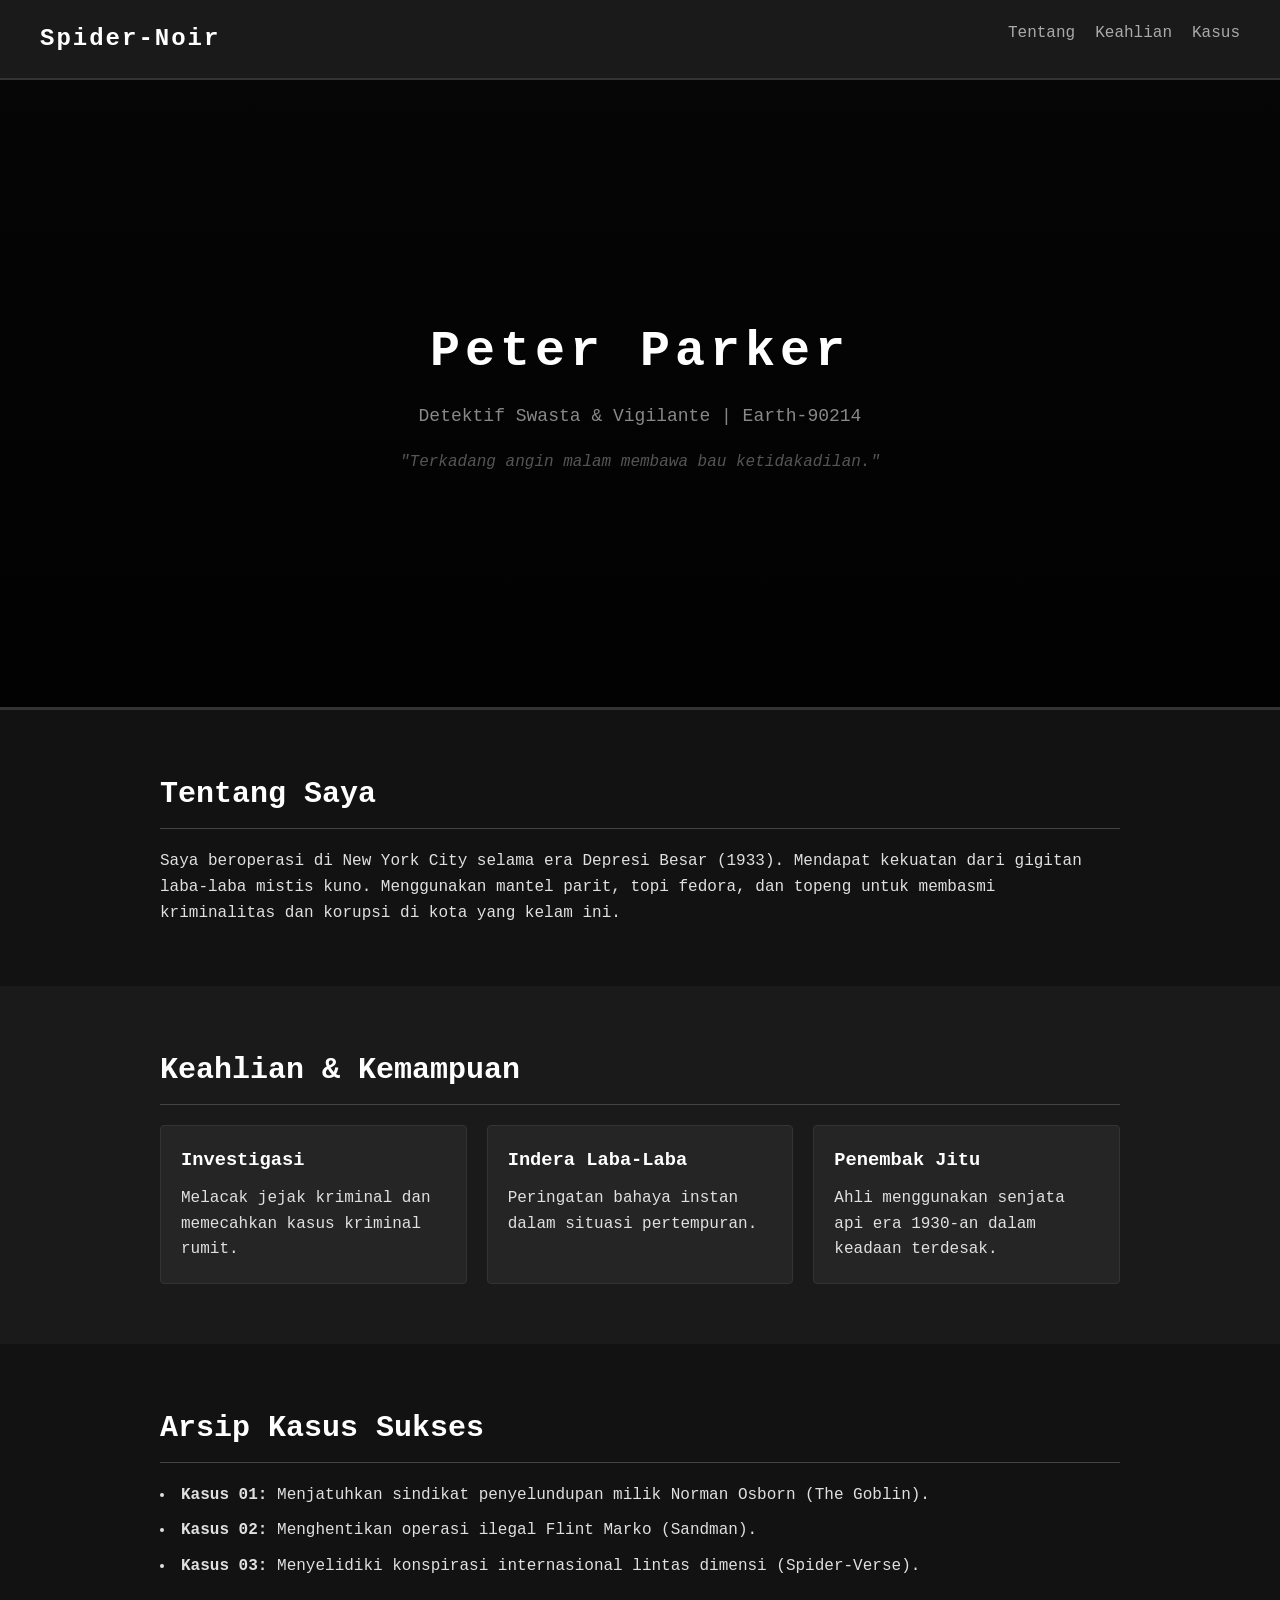
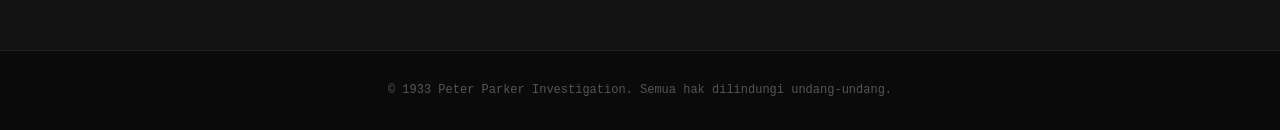
<file: portofolio/index.html>
<!DOCTYPE html>
<html lang="id">
<head>
    <meta charset="UTF-8">
    <meta name="viewport" content="width=device-width, initial-scale=1.0">
    <title>Portofolio | Spider-Man Noir</title>
    <link rel="stylesheet" href="style.css">
</head>
<body>

    <!-- Header / Navbar -->
    <header>
        <div class="logo">Spider-Noir</div>
        <nav>
            <ul>
                <li><a href="#tentang">Tentang</a></li>
                <li><a href="#keahlian">Keahlian</a></li>
                <li><a href="#kasus">Kasus</a></li>
            </ul>
        </nav>
    </header>

    <!-- Hero Section -->
    <section class="hero">
        <div class="hero-content">
            <h1>Peter Parker</h1>
            <p>Detektif Swasta & Vigilante | Earth-90214</p>
            <blockquote class="quote">"Terkadang angin malam membawa bau ketidakadilan."</blockquote>
        </div>
    </section>

    <!-- Tentang Saya -->
    <section id="tentang" class="container">
        <h2>Tentang Saya</h2>
        <p>Saya beroperasi di New York City selama era Depresi Besar (1933). Mendapat kekuatan dari gigitan laba-laba mistis kuno. Menggunakan mantel parit, topi fedora, dan topeng untuk membasmi kriminalitas dan korupsi di kota yang kelam ini.</p>
    </section>

    <!-- Keahlian -->
    <section id="keahlian" class="bg-dark">
        <div class="container">
            <h2>Keahlian & Kemampuan</h2>
            <div class="grid">
                <div class="card">
                    <h3>Investigasi</h3>
                    <p>Melacak jejak kriminal dan memecahkan kasus kriminal rumit.</p>
                </div>
                <div class="card">
                    <h3>Indera Laba-Laba</h3>
                    <p>Peringatan bahaya instan dalam situasi pertempuran.</p>
                </div>
                <div class="card">
                    <h3>Penembak Jitu</h3>
                    <p>Ahli menggunakan senjata api era 1930-an dalam keadaan terdesak.</p>
                </div>
            </div>
        </div>
    </section>

    <!-- Arsip Kasus / Portofolio Kerja -->
    <section id="kasus" class="container">
        <h2>Arsip Kasus Sukses</h2>
        <ul>
            <li><strong>Kasus 01:</strong> Menjatuhkan sindikat penyelundupan milik Norman Osborn (The Goblin).</li>
            <li><strong>Kasus 02:</strong> Menghentikan operasi ilegal Flint Marko (Sandman).</li>
            <li><strong>Kasus 03:</strong> Menyelidiki konspirasi internasional lintas dimensi (Spider-Verse).</li>
        </ul>
    </section>

    <!-- Footer -->
    <footer>
        <p>&copy; 1933 Peter Parker Investigation. Semua hak dilindungi undang-undang.</p>
    </footer>

</body>
</html>
</file>
<file: portofolio/style.css>
/* Reset Dasar */
* {
    margin: 0;
    padding: 0;
    box-sizing: border-box;
    font-family: 'Courier New', Courier, monospace;
}

body {
    background-color: #121212;
    color: #e0e0e0;
    line-height: 1.6;
}

/* Container */
.container {
    padding: 60px 20px;
    max-width: 1000px;
    margin: auto;
}

/* Header */
header {
    background: #1a1a1a;
    display: flex;
    justify-content: space-between;
    align-items: center;
    padding: 20px 40px;
    border-bottom: 2px solid #333;
}

header .logo {
    font-size: 24px;
    font-weight: bold;
    letter-spacing: 2px;
    color: #fff;
}

header nav ul {
    display: flex;
    list-style: none;
}

header nav ul li {
    margin-left: 20px;
}

header nav ul li a {
    color: #aaa;
    text-decoration: none;
    transition: color 0.3s;
}

header nav ul li a:hover {
    color: #fff;
}

/* Hero Section */
.hero {
    background: linear-gradient(rgba(0, 0, 0, 0.7), rgba(0, 0, 0, 0.9)), url('https://unsplash.com') no-repeat center center/cover;
    height: 70vh;
    display: flex;
    justify-content: center;
    align-items: center;
    text-align: center;
    border-bottom: 3px solid #333;
}

.hero h1 {
    font-size: 50px;
    letter-spacing: 5px;
    color: #fff;
    margin-bottom: 10px;
}

.hero p {
    font-size: 18px;
    color: #888;
}

.quote {
    margin-top: 20px;
    font-style: italic;
    color: #555;
}

/* Tata Letak & Kartu */
h2 {
    font-size: 30px;
    margin-bottom: 20px;
    border-bottom: 1px solid #444;
    padding-bottom: 10px;
    color: #fff;
}

.bg-dark {
    background-color: #1a1a1a;
}

.grid {
    display: grid;
    grid-template-columns: repeat(auto-fit, minmax(250px, 1fr));
    gap: 20px;
}

.card {
    background: #252525;
    padding: 20px;
    border: 1px solid #333;
    border-radius: 4px;
}

.card h3 {
    margin-bottom: 10px;
    color: #fff;
}

/* Daftar Kasus */
ul {
    list-style-position: inside;
}

li {
    margin-bottom: 10px;
}

/* Footer */
footer {
    text-align: center;
    padding: 30px;
    background: #0a0a0a;
    color: #555;
    font-size: 12px;
    border-top: 1px solid #222;
}
</file>
